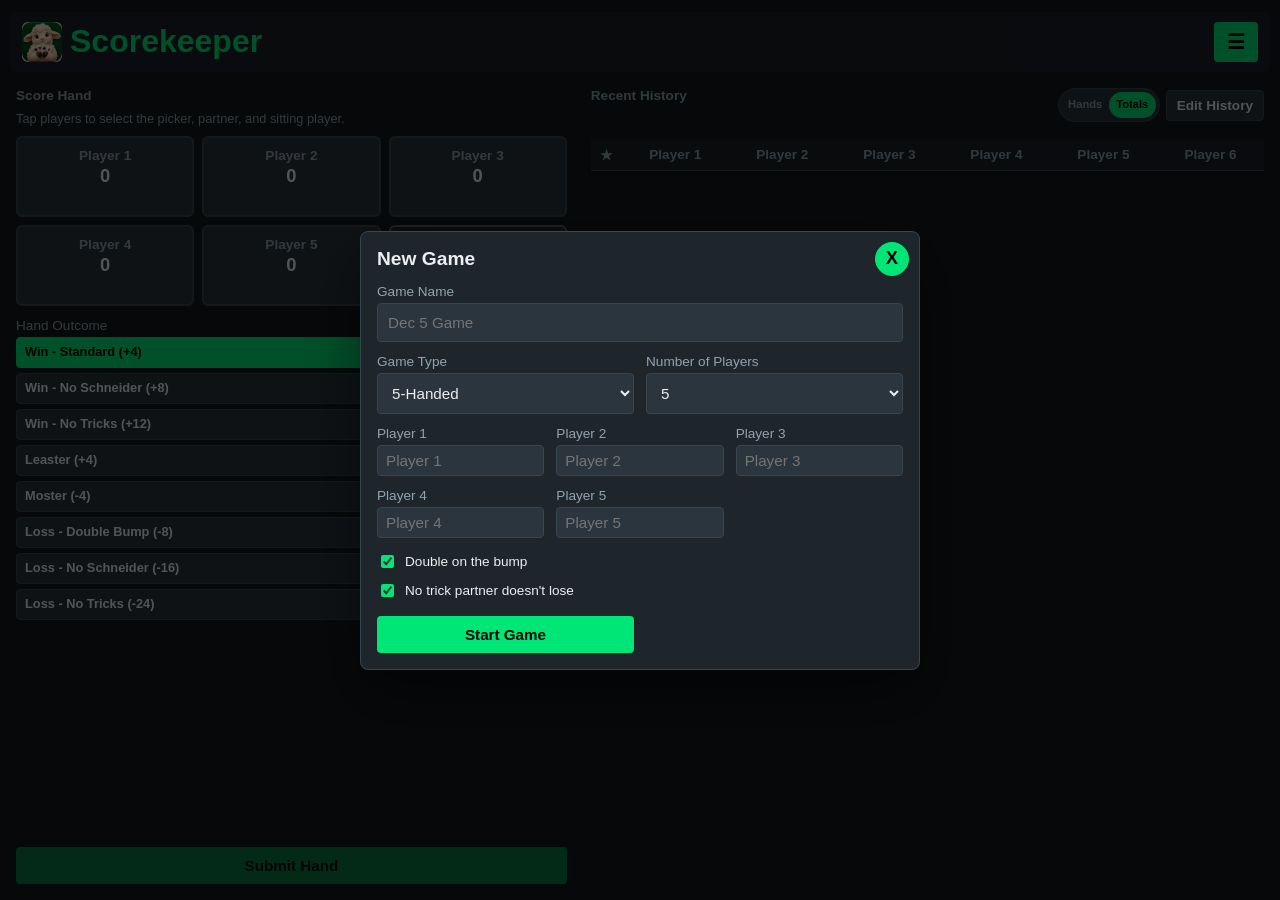
<file: index.html>
<!DOCTYPE html>
<html lang="en">
<head>
  <meta charset="UTF-8" />
  <meta name="viewport" content="width=device-width, initial-scale=1.0"/>
  <meta name="theme-color" content="#00e676" />
  <meta name="theme-color" content="#00e676" media="(prefers-color-scheme: dark)" />
  <meta name="theme-color" content="#00894a" media="(prefers-color-scheme: light)" />
  <meta name="mobile-web-app-capable" content="yes" />
  <meta name="apple-mobile-web-app-capable" content="yes" />
  <meta name="apple-mobile-web-app-title" content="Sheepshead" />
  <meta name="apple-mobile-web-app-status-bar-style" content="black-translucent" />
  <link rel="manifest" href="/SheepsheadScoringApp/manifest.webmanifest" />
  <link rel="apple-touch-icon" href="/SheepsheadScoringApp/icons/icon-192.png" />
  <title>Sheepshead Scorekeeper</title>
  <link rel="stylesheet" href="styles.css">
</head>
<body>

<div class="container app-view" id="mainView">
  <div class="app-header">
    <h1><img class="title-icon" src="icons/icon-192.png" alt="Sheepshead" />Scorekeeper</h1>
    <div class="tablet-active-game-info" id="tabletActiveGameInfo"></div>
    <div class="menu-wrapper">
      <button class="menu-button" type="button" onclick="toggleMenu()" aria-label="Menu" aria-controls="appMenu" aria-expanded="false">☰</button>
      <div class="menu-panel" id="appMenu" hidden>
        <button class="menu-item" type="button" onclick="openGamesModal()">Games</button>
        <button class="menu-item" type="button" onclick="openSettingsModal()">Game Settings</button>
        <button class="menu-item" type="button" onclick="openUndoModal()">Undo Last Hand</button>
        <button class="menu-item" type="button" onclick="openDoublersModal()">Round of Doublers</button>
        <button class="menu-item" type="button" onclick="openPreferencesModal()">Preferences</button>
        <button class="menu-item" type="button" onclick="openAboutModal()">About</button>
      </div>
    </div>
  </div>
  <div class="active-game-name" id="activeGameName"></div>

  <!-- Current Hand Card -->
  <div class="card game-section">
    <div class="history-header score-hand-header">
      <div class="history-title">
        <label style="margin-bottom: 0; font-weight: bold;">Score Hand</label>
      </div>
    </div>
    <div class="instruction-text" id="roleInstruction">
      Tap player cards to assign roles.
    </div>
    <div class="doubler-status" id="doublerStatus" aria-live="polite" hidden></div>
    <div class="totals-grid" id="totalsGrid"></div>
    <div class="scoring-controls-layout">
      <div class="grid hand-controls">
        <div>
          <label>Hand Outcome</label>
          <select id="outcomeSelect" onchange="handleOutcomeChange()">
            <option class="outcome-option-win" value="win">Win - Standard (+2 / +1)</option>
            <option class="outcome-option-win" value="schneider">Win - No Schneider (+4 / +2)</option>
            <option class="outcome-option-win" value="schwarz">Win - No Tricks (+6 / +3)</option>
            <option class="outcome-option-special" value="leaster">Leaster</option>
            <option class="outcome-option-special" value="moster">Moster</option>
            <option class="outcome-option-loss" value="loss">Loss - Double Bump (-4 / -2)</option>
            <option class="outcome-option-loss" value="schneider-loss">Loss - No Schneider (-8 / -4)</option>
            <option class="outcome-option-loss" value="schwarz-loss">Loss - No Tricks (-12 / -6)</option>
          </select>
        </div>
        <div>
          <label>Multiplier</label>
          <select id="multiplierSelect" onchange="handleMultiplierChange()">
            <option value="1">1x</option>
            <option value="2">2x</option>
            <option value="4">4x</option>
            <option value="8">8x</option>
            <option value="16">16x</option>
            <option value="32">32x</option>
            <option value="64">64x</option>
          </select>
        </div>
      </div>
      <div class="tablet-hand-controls" aria-label="Hand controls">
        <div class="tablet-hand-control-group">
          <label>Hand Outcome</label>
          <div class="tablet-segmented-options" id="tabletOutcomeSegments" role="group" aria-label="Hand Outcome"></div>
        </div>
        <div class="tablet-hand-control-group tablet-multiplier-control">
          <div class="tablet-multiplier-options">
            <label>Multiplier</label>
            <div class="tablet-segmented-options" id="tabletMultiplierSegments" role="group" aria-label="Multiplier"></div>
          </div>
          <button class="submit-hand-button" id="submitHandButton" onclick="submitPresetHand()" disabled>Submit Hand</button>
        </div>
      </div>
    </div>
  </div>

  <!-- Recent History Table -->
  <div class="card history-section">
    <div class="history-header">
      <div class="history-title">
        <label style="margin-bottom: 0; font-weight: bold;">Recent History</label>
      </div>
      <div class="history-header-actions">
        <button
          class="btn-secondary recent-history-mode-toggle is-totals"
          id="recentHistoryScoreModeButton"
          type="button"
          onclick="toggleRecentHistoryScoreMode()"
          aria-pressed="true"
          aria-label="Recent History showing totals. Switch to hands"
        ><span class="recent-history-mode-label recent-history-mode-hands">Hands</span><span class="recent-history-mode-label recent-history-mode-totals">Totals</span></button>
        <button class="btn-secondary compact-link-button" type="button" onclick="openFullHistoryView()">Edit History</button>
      </div>
    </div>
    <div class="table-wrapper recent-history-table-wrapper">
      <table>
        <thead>
          <tr id="recentTableHeader"></tr>
        </thead>
        <tbody id="recentTableBody"></tbody>
      </table>
    </div>
  </div>
</div>

<div class="container app-view full-history-view" id="fullHistoryView" hidden>
  <div class="full-history-topbar">
    <button class="full-history-close-button" type="button" onclick="closeFullHistoryView()" aria-label="Close">X</button>
    <div class="history-title">
      <label style="margin-bottom: 0; font-weight: bold;">Hand History</label>
      <div class="instruction-text history-helper">Tap a hand number to edit the result.</div>
    </div>
    <div class="history-actions">
      <button class="btn-secondary history-toggle-button" type="button" onclick="toggleHistoryScoreMode()" id="historyScoreModeButton">Show Totals</button>
      <button class="btn-secondary history-toggle-button" type="button" onclick="toggleHistoryOrder()" id="historyOrderButton">Newest First</button>
    </div>
  </div>
  <div class="table-wrapper full-history-table-wrapper">
    <table>
      <thead>
        <tr id="fullTableHeader"></tr>
      </thead>
      <tbody id="fullTableBody"></tbody>
    </table>
  </div>
</div>

<div class="modal-backdrop" id="settingsModal" data-dismiss-on-backdrop hidden>
  <form class="modal" onsubmit="saveModal(event)">
    <h2 id="modalTitle">New Game</h2>
    <button class="modal-close-button" type="button" onclick="closeModal()" aria-label="Close">X</button>
    <div class="modal-game-name-field">
      <label id="modalGameNameLabel">Game Name</label>
      <input id="modalGameName" type="text" />
    </div>
    <div id="modalGameTypeField">
      <div class="grid">
        <div>
          <label>Game Type</label>
          <select id="modalHanded" onchange="handleModalGameTypeChange()">
            <option value="three">3-Handed</option>
            <option value="cut-throat">4-Handed Cut Throat</option>
            <option value="partners">4-Handed Partners</option>
            <option value="five">5-Handed</option>
          </select>
        </div>
        <div>
          <label>Number of Players</label>
          <select id="modalPlayerCount" onchange="handleModalPlayerCountChange()"></select>
        </div>
      </div>
    </div>
    <div class="modal-help-text" id="playerReorderHelp" hidden>Drag and drop players to arrange the seating order</div>
    <div class="modal-player-list" id="modalPlayerNameInputs"></div>
    <button class="btn-secondary add-player-button" id="addPlayerButton" type="button" onclick="addModalPlayer()" hidden>+ Add Player</button>
    <div class="modal-rule-settings" id="modalRuleSettings" hidden>
      <label class="sit-checkbox-label" id="doubleOnBumpSetting">
        <input id="doubleOnBumpCheckbox" type="checkbox" />
        Double on the bump
      </label>
      <label class="sit-checkbox-label" id="noTrickPartnerSetting">
        <input id="noTrickPartnerCheckbox" type="checkbox" />
        No trick partner doesn't lose
      </label>
    </div>
    <div class="modal-actions" id="modalActions">
      <button class="btn-secondary" id="modalCancelButton" type="button" onclick="closeModal()">Cancel</button>
      <button type="submit" id="modalSubmitButton">Save</button>
    </div>
  </form>
</div>

<div class="modal-backdrop" id="gamesModal" data-dismiss-on-backdrop hidden>
  <div class="modal">
    <h2>Games</h2>
    <button class="modal-close-button" type="button" onclick="closeGamesModal()" aria-label="Close">X</button>
    <div class="games-list" id="gamesList"></div>
    <div class="modal-actions single-action">
      <button type="button" onclick="openNewGameFromGames()">+ New Game</button>
    </div>
  </div>
</div>

<div class="modal-backdrop" id="doublersModal" data-dismiss-on-backdrop hidden>
  <form class="modal" onsubmit="submitDoublerRound(event)">
    <h2>Round of Doublers</h2>
    <button class="modal-close-button" type="button" onclick="closeDoublersModal()" aria-label="Close">X</button>
    <div class="doubler-summary" id="doublerSummary" hidden>
      <strong id="doublerSummaryCurrent"></strong>
      <span id="doublerSummaryUpcoming"></span>
    </div>
    <div class="doubler-section-divider" id="doublerEndDivider" hidden></div>
    <div class="doubler-current-actions" id="doublerCurrentActions" hidden>
      <button class="btn-danger" id="endDoublerRoundButton" type="button" onclick="openEndDoublerRoundModal()">End Doublers</button>
    </div>
    <div class="doubler-section-divider" id="doublerSectionDivider" hidden></div>
    <div class="doubler-start-section" id="doublerStartSection">
      <label class="edit-section-label" id="doublerStartHeading" hidden>Start another round</label>
      <div class="doubler-control-grid">
        <div class="doubler-count-field">
          <label for="doublerHandCount">Number of hands:</label>
          <input id="doublerHandCount" type="number" min="1" step="1" required inputmode="numeric" oninput="this.setCustomValidity('')" />
        </div>
        <div class="doubler-when-field" id="doublerStartModeField" hidden>
          <label>Where to add:</label>
          <div class="preference-segmented-control" role="group" aria-label="Where to add the round">
            <button class="preference-segment" type="button" data-doubler-start-mode="now" onclick="setDoublerStartMode('now')" aria-pressed="true">Now</button>
            <button class="preference-segment" type="button" data-doubler-start-mode="end" onclick="setDoublerStartMode('end')" aria-pressed="false">End</button>
          </div>
        </div>
      </div>
      <div class="modal-actions single-action doubler-start-actions">
        <button type="submit" id="startDoublerRoundButton">Start</button>
      </div>
    </div>
  </form>
</div>

<div class="modal-backdrop" id="endDoublerRoundModal" data-dismiss-on-backdrop hidden>
  <div class="modal">
    <h2>End Doublers?</h2>
    <button class="modal-close-button" type="button" onclick="closeEndDoublerRoundModal()" aria-label="Close">X</button>
    <div class="about-content"><p>Clear all upcoming doubler hands? Recorded hands will not change.</p></div>
    <div class="modal-actions single-action">
      <button class="btn-danger" type="button" onclick="confirmEndDoublerRound()">End Doublers</button>
    </div>
  </div>
</div>

<div class="modal-backdrop" id="deleteGameModal" hidden>
  <div class="modal">
    <h2>Delete Game</h2>
    <div class="about-content">
      <p id="deleteGameMessage">Delete this game?</p>
    </div>
    <div class="modal-actions">
      <button class="btn-secondary" type="button" onclick="closeDeleteGameModal()">Cancel</button>
      <button class="btn-danger" type="button" onclick="confirmDeleteGame()">Delete</button>
    </div>
  </div>
</div>

<div class="modal-backdrop" id="preferencesModal" data-dismiss-on-backdrop hidden>
  <div class="modal">
    <h2>Preferences</h2>
    <button class="modal-close-button" type="button" onclick="closePreferencesModal()" aria-label="Close">X</button>
    <label class="preference-primary-label">Theme</label>
    <label class="theme-toggle-label">
      <span id="themeToggleText">Dark mode</span>
      <span class="theme-switch">
        <input id="themeToggle" type="checkbox" onchange="toggleTheme(this.checked)" />
        <span class="theme-switch-slider"></span>
      </span>
    </label>
    <label class="preference-primary-label">Hand History Position</label>
    <label class="edit-section-label">Portrait Layout</label>
    <div class="preference-segmented-control" role="group" aria-label="Hand History Position">
      <button class="preference-segment" type="button" data-history-position="auto" onclick="setHistoryPosition('auto')">Auto</button>
      <button class="preference-segment" type="button" data-history-position="top" onclick="setHistoryPosition('top')">Top</button>
      <button class="preference-segment" type="button" data-history-position="bottom" onclick="setHistoryPosition('bottom')">Bottom</button>
    </div>
    <label class="edit-section-label">Landscape Layout</label>
    <div class="preference-segmented-control" role="group" aria-label="Tablet Landscape History Position">
      <button class="preference-segment" type="button" data-tablet-history-position="auto" onclick="setTabletLandscapeHistoryPosition('auto')">Auto</button>
      <button class="preference-segment" type="button" data-tablet-history-position="left" onclick="setTabletLandscapeHistoryPosition('left')">Left</button>
      <button class="preference-segment" type="button" data-tablet-history-position="right" onclick="setTabletLandscapeHistoryPosition('right')">Right</button>
    </div>
    <label class="preference-primary-label">Hand History Order</label>
    <label class="theme-toggle-label">
      <span id="recentHistoryOrderText">Newest at bottom</span>
      <span class="theme-switch">
        <input id="recentHistoryOrderToggle" type="checkbox" onchange="toggleRecentHistoryOrder(this.checked)" />
        <span class="theme-switch-slider"></span>
      </span>
    </label>
  </div>
</div>

<div class="modal-backdrop" id="aboutModal" data-dismiss-on-backdrop hidden>
  <div class="modal">
    <h2>About</h2>
    <button class="modal-close-button" type="button" onclick="closeAboutModal()" aria-label="Close">X</button>
    <div class="about-content">
      <p><strong>Sheepshead Scorekeeper</strong></p>
      <p>Version <span id="appVersion"></span></p>
      <p>A local-first scorekeeper for 3-, 4-, and 5-handed Sheepshead games.</p>
      <p>Scores, player names, settings, and theme preference are saved on this device in this browser.</p>
      <p>The app can be installed and used offline after it has loaded once while online.</p>
    </div>
  </div>
</div>

<div class="modal-backdrop" id="undoModal" data-dismiss-on-backdrop hidden>
  <div class="modal">
    <h2>Undo Last Hand</h2>
    <button class="modal-close-button" type="button" onclick="closeUndoModal()" aria-label="Close">X</button>
    <div class="about-content">
      <p id="undoModalMessage">Remove the most recent hand from the history?</p>
    </div>
    <div class="modal-actions single-action" id="undoModalActions">
      <button class="btn-danger" id="undoConfirmButton" type="button" onclick="confirmUndoLastHand()">Undo</button>
    </div>
  </div>
</div>
</div>

<div class="modal-backdrop" id="editHandModal" hidden>
  <form class="modal" onsubmit="saveEditedHand(event)">
    <h2 id="editHandTitle">Edit Hand</h2>
    <label class="edit-section-label">Players</label>
    <div class="totals-grid" id="editHandPlayersGrid"></div>
    <label class="edit-section-label">Hand Outcome</label>
    <select id="editOutcomeSelect" onchange="handleEditOutcomeChange()"></select>
    <label class="edit-section-label">Multiplier</label>
    <select id="editMultiplierSelect">
      <option value="1">1x</option>
      <option value="2">2x</option>
      <option value="4">4x</option>
      <option value="8">8x</option>
      <option value="16">16x</option>
      <option value="32">32x</option>
      <option value="64">64x</option>
    </select>
    <div class="modal-actions">
      <button class="btn-secondary" type="button" onclick="closeEditHandModal()">Cancel</button>
      <button type="submit" id="saveEditHandButton">Save Changes</button>
    </div>
  </form>
</div>

<div class="modal-backdrop" id="compatibilityModal" hidden>
  <div class="modal">
    <h2>Storage Updated</h2>
    <div class="about-content">
      <p>This update changes how saved games are stored. Existing game data from the previous version cannot be used and has been cleared.</p>
    </div>
    <div class="modal-actions single-action">
      <button type="button" onclick="startAfterCompatibilityReset()">Start New Game</button>
    </div>
  </div>
</div>

<div class="modal-backdrop" id="saveErrorModal" hidden>
  <div class="modal">
    <h2>Save Failed</h2>
    <div class="about-content">
      <p id="saveErrorMessage">Unable to save changes in this browser.</p>
    </div>
    <div class="modal-actions single-action">
      <button type="button" onclick="closeSaveErrorModal()">OK</button>
    </div>
  </div>
</div>

<script src="version.js"></script>
<script src="app.js"></script>
</body>
</html>
</file>
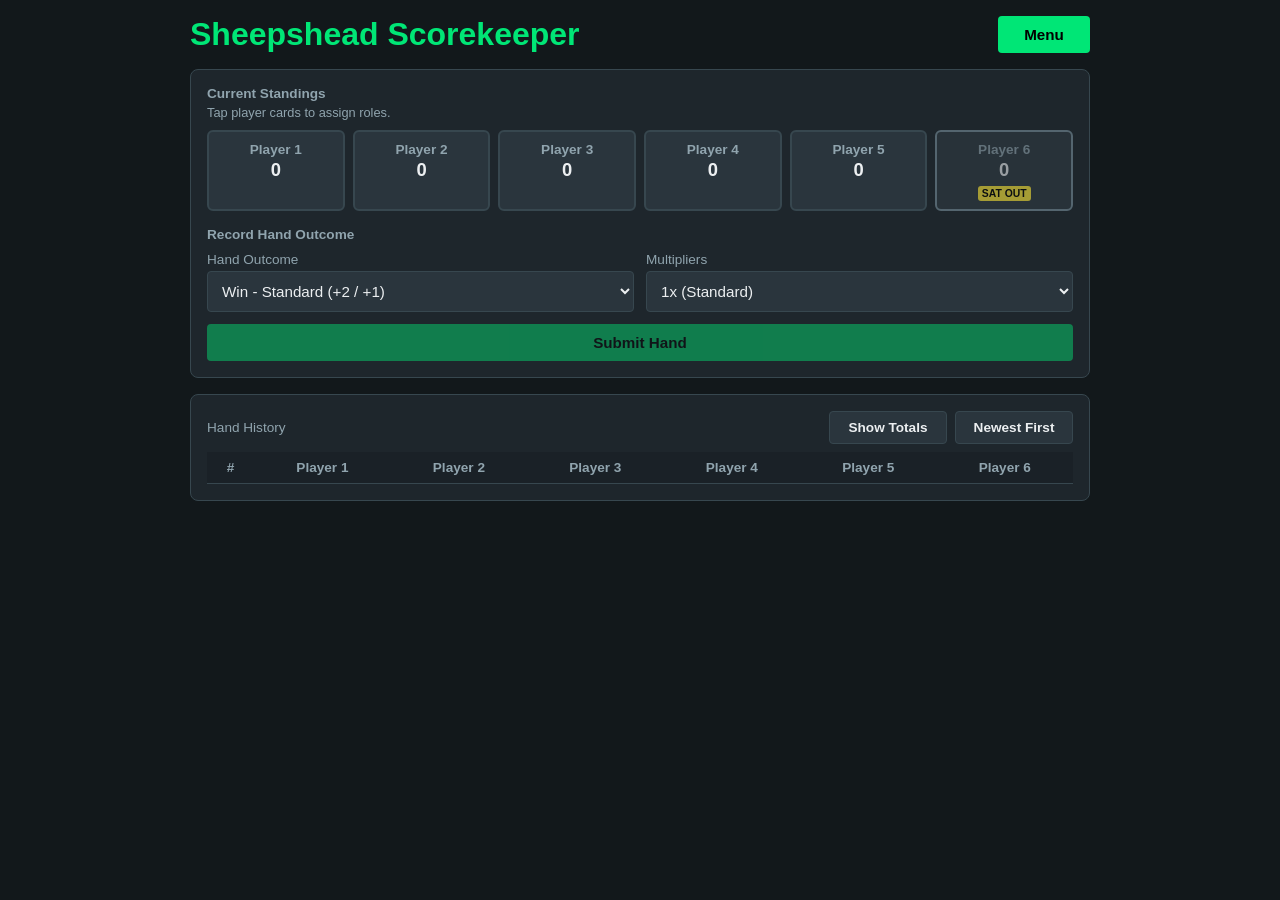
<file: sheepsheadScoringApp.html>
<!DOCTYPE html>
<html lang="en">
<head>
  <meta charset="UTF-8" />
  <meta name="viewport" content="width=device-width, initial-scale=1.0"/>
  <title>Sheepshead Scorekeeper</title>
  <style>
    :root {
      --bg: #12181b;
      --card-bg: #1e262c;
      --accent: #00e676;
      --partner-color: #29b6f6;
      --sit-color: #78909c;
      --danger: #ff5252;
      --text: #eceff1;
      --subtext: #90a4ae;
      --border: #37474f;
      --header-bg: #1a2127;
      --field-bg: #2a353d;
      --modal-backdrop: rgba(0, 0, 0, 0.65);
      --shadow: rgba(0, 0, 0, 0.35);
      --modal-shadow: rgba(0, 0, 0, 0.45);
      --button-text: #000;
    }
    :root[data-theme="light"] {
      --bg: #f4f7f6;
      --card-bg: #ffffff;
      --accent: #00894a;
      --partner-color: #0277bd;
      --sit-color: #78909c;
      --danger: #d32f2f;
      --text: #1b2428;
      --subtext: #546e7a;
      --border: #cfd8dc;
      --header-bg: #e8f0ee;
      --field-bg: #ffffff;
      --modal-backdrop: rgba(18, 24, 27, 0.35);
      --shadow: rgba(38, 50, 56, 0.18);
      --modal-shadow: rgba(38, 50, 56, 0.28);
      --button-text: #fff;
    }
    body {
      font-family: -apple-system, BlinkMacSystemFont, "Segoe UI", Roboto, Helvetica, Arial, sans-serif;
      background: var(--bg);
      color: var(--text);
      margin: 0;
      padding: 16px;
      display: flex;
      flex-direction: column;
      align-items: center;
    }
    .container {
      width: 100%;
      max-width: 900px;
    }
    .app-header {
      display: flex;
      align-items: center;
      justify-content: space-between;
      gap: 12px;
      margin-bottom: 16px;
      position: relative;
    }
    h1 {
      margin: 0;
      color: var(--accent);
    }
    .menu-wrapper {
      position: relative;
      flex: 0 0 auto;
    }
    .menu-button {
      width: auto;
      min-width: 92px;
      margin-top: 0;
    }
    .menu-panel {
      position: absolute;
      right: 0;
      top: calc(100% + 8px);
      z-index: 20;
      width: 190px;
      background: var(--card-bg);
      border: 1px solid var(--border);
      border-radius: 8px;
      overflow: hidden;
      box-shadow: 0 12px 30px var(--shadow);
    }
    .menu-panel[hidden] {
      display: none;
    }
    .menu-item {
      margin: 0;
      border-radius: 0;
      background: var(--header-bg);
      color: var(--text);
      text-align: left;
      border-bottom: 1px solid var(--border);
    }
    .menu-item:last-child {
      border-bottom: none;
    }
    .menu-item:hover {
      background: var(--field-bg);
    }
    .card {
      background: var(--card-bg);
      border: 1px solid var(--border);
      border-radius: 8px;
      padding: 16px;
      margin-bottom: 16px;
    }
    .grid {
      display: grid;
      grid-template-columns: repeat(auto-fit, minmax(130px, 1fr));
      gap: 12px;
    }
    label {
      display: block;
      font-size: 0.85rem;
      color: var(--subtext);
      margin-bottom: 4px;
    }
    input, select, button {
      width: 100%;
      padding: 10px;
      background: var(--field-bg);
      border: 1px solid var(--border);
      border-radius: 4px;
      color: var(--text);
      font-size: 0.95rem;
      box-sizing: border-box;
    }
    input[type="checkbox"] {
      width: auto;
      padding: 0;
      accent-color: var(--accent);
    }
    button {
      background: var(--accent);
      color: var(--button-text);
      font-weight: bold;
      cursor: pointer;
      border: none;
      margin-top: 12px;
      border-radius: 4px;
      transition: opacity 0.2s;
    }
    button:hover {
      opacity: 0.9;
    }
    button:disabled {
      cursor: not-allowed;
      opacity: 0.45;
    }
    button.btn-danger {
      background: var(--danger);
      color: #fff;
    }
    button.btn-secondary {
      background: var(--field-bg);
      color: var(--text);
      border: 1px solid var(--border);
    }

    .modal-backdrop {
      position: fixed;
      inset: 0;
      z-index: 30;
      display: flex;
      align-items: center;
      justify-content: center;
      padding: 16px;
      background: var(--modal-backdrop);
    }
    .modal-backdrop[hidden] {
      display: none;
    }
    .modal {
      width: min(100%, 560px);
      max-height: calc(100vh - 32px);
      overflow-y: auto;
      background: var(--card-bg);
      border: 1px solid var(--border);
      border-radius: 8px;
      padding: 16px;
      box-sizing: border-box;
      box-shadow: 0 24px 60px var(--modal-shadow);
    }
    .modal h2 {
      margin: 0 0 14px;
      color: var(--text);
      font-size: 1.2rem;
    }
    .modal-actions {
      display: grid;
      grid-template-columns: 1fr 1fr;
      gap: 12px;
      margin-top: 16px;
    }
    .modal-actions button {
      margin-top: 0;
    }
    .modal-actions.single-action {
      grid-template-columns: 1fr;
    }
    .modal-player-row {
      display: grid;
      gap: 8px;
    }
    .sit-checkbox-label {
      display: flex;
      align-items: center;
      gap: 8px;
      margin-bottom: 0;
      color: var(--text);
      cursor: pointer;
    }
    .sit-checkbox-label.disabled {
      color: var(--subtext);
      cursor: not-allowed;
      opacity: 0.6;
    }
    .theme-toggle-label {
      display: flex;
      align-items: center;
      justify-content: space-between;
      gap: 16px;
      margin-bottom: 0;
      color: var(--text);
    }
    .theme-switch {
      position: relative;
      width: 54px;
      height: 30px;
      flex: 0 0 auto;
    }
    .theme-switch input {
      opacity: 0;
      width: 0;
      height: 0;
    }
    .theme-switch-slider {
      position: absolute;
      inset: 0;
      cursor: pointer;
      background: var(--field-bg);
      border: 1px solid var(--border);
      border-radius: 999px;
      transition: background 0.2s, border-color 0.2s;
    }
    .theme-switch-slider::before {
      content: "";
      position: absolute;
      width: 22px;
      height: 22px;
      left: 3px;
      top: 3px;
      background: var(--accent);
      border-radius: 50%;
      transition: transform 0.2s;
    }
    .theme-switch input:checked + .theme-switch-slider::before {
      transform: translateX(24px);
    }

    /* Standings Grid */
    .totals-grid {
      display: grid;
      grid-template-columns: repeat(3, 1fr);
      gap: 8px;
      text-align: center;
    }
    @media (min-width: 700px) {
      .totals-grid {
        grid-template-columns: repeat(var(--player-count, 6), minmax(0, 1fr));
      }
    }
    .total-card {
      background: var(--field-bg);
      padding: 10px 4px;
      border-radius: 6px;
      border: 2px solid var(--border);
      cursor: pointer;
      user-select: none;
      transition: all 0.2s ease;
      position: relative;
      display: grid;
      grid-template-rows: auto auto 18px;
      align-items: center;
    }
    .total-card:hover {
      border-color: #546e7a;
    }
    .total-card.picker {
      border-color: var(--accent) !important;
      background: rgba(0, 230, 118, 0.15);
    }
    .total-card.partner {
      border-color: var(--partner-color) !important;
      background: rgba(41, 182, 246, 0.15);
    }
    .total-card.sat {
      border-color: var(--sit-color) !important;
      background: rgba(120, 144, 156, 0.2);
      opacity: 0.6;
    }
    .role-badge {
      font-size: 0.65rem;
      font-weight: bold;
      text-transform: uppercase;
      padding: 2px 4px;
      border-radius: 3px;
      display: inline-block;
    }
    .role-badge-slot {
      min-height: 18px;
      margin-top: 4px;
    }
    .badge-picker { background: var(--accent); color: #000; }
    .badge-partner { background: var(--partner-color); color: #000; }
    .badge-sat { background: #ffeb3b; color: #000; }
    .badge-sitting { background: #ff9800; color: #000; }

    .total-name {
      font-size: 0.85rem;
      font-weight: 600;
      color: var(--subtext);
      white-space: nowrap;
      overflow: hidden;
      text-overflow: ellipsis;
    }
    .total-score {
      font-size: 1.15rem;
      font-weight: bold;
      margin-top: 2px;
    }
    .pos { color: var(--accent); }
    .neg { color: var(--danger); }

    /* Score Table */
    .table-wrapper {
      overflow-x: auto;
    }
    table {
      width: 100%;
      border-collapse: collapse;
      text-align: center;
    }
    th, td {
      padding: 8px;
      border-bottom: 1px solid var(--border);
    }
    td.history-picker-cell,
    td.history-partner-cell {
      position: relative;
      font-weight: bold;
    }
    td.history-picker-cell::after,
    td.history-partner-cell::after {
      content: "";
      position: absolute;
      inset: 4px;
      pointer-events: none;
    }
    td.history-picker-cell::after {
      border: 2px solid var(--accent);
      border-radius: 999px;
    }
    td.history-partner-cell::after {
      border: 2px solid var(--partner-color);
      border-radius: 4px;
    }
    th {
      color: var(--subtext);
      font-size: 0.85rem;
      background: var(--header-bg);
    }
    .instruction-text {
      font-size: 0.8rem;
      color: var(--subtext);
      margin-bottom: 10px;
    }
    .history-header {
      display: flex;
      align-items: center;
      justify-content: space-between;
      gap: 12px;
      margin-bottom: 8px;
    }
    .history-actions {
      display: flex;
      gap: 8px;
      flex-wrap: wrap;
      justify-content: flex-end;
    }
    .history-toggle-button {
      width: auto;
      min-width: 118px;
      margin-top: 0;
      padding: 8px 10px;
      font-size: 0.85rem;
    }
  </style>
</head>
<body>

<div class="container">
  <div class="app-header">
    <h1>Sheepshead Scorekeeper</h1>
    <div class="menu-wrapper">
      <button class="menu-button" type="button" onclick="toggleMenu()">Menu</button>
      <div class="menu-panel" id="appMenu" hidden>
        <button class="menu-item" type="button" onclick="openNewGameModal()">New Game</button>
        <button class="menu-item" type="button" onclick="openSettingsModal()">Game Settings</button>
        <button class="menu-item" type="button" onclick="openThemeModal()">Theme</button>
      </div>
    </div>
  </div>

  <!-- Current Hand Card -->
  <div class="card">
    <label style="font-weight: bold;">Current Standings</label>
    <div class="instruction-text" id="roleInstruction">
      Tap player cards to assign roles.
    </div>
    <div class="totals-grid" id="totalsGrid"></div>
    <label style="margin: 16px 0 10px; font-weight: bold;">Record Hand Outcome</label>
    <div class="grid">
      <div>
        <label>Hand Outcome</label>
        <select id="outcomeSelect">
          <option value="win">Win - Standard (+2 / +1)</option>
          <option value="schneider">Win - Schneider (+4 / +2)</option>
          <option value="schwarz">Win - No Tricks / Schwarz (+6 / +3)</option>
          <option value="loss">Loss - Double Bump (-4 / -2)</option>
          <option value="schneider-loss">Loss - Schneidered (-8 / -4)</option>
          <option value="schwarz-loss">Loss - No Tricks Taken (-12 / -6)</option>
        </select>
      </div>
      <div>
        <label>Multipliers</label>
        <select id="multiplierSelect">
          <option value="1">1x (Standard)</option>
          <option value="2">2x (Crack / Doubler)</option>
          <option value="4">4x (Re-Crack / Blitz)</option>
        </select>
      </div>
    </div>
    <button id="submitHandButton" onclick="submitPresetHand()" disabled>Submit Hand</button>
  </div>

  <!-- Score History Table -->
  <div class="card">
    <div class="history-header">
      <label style="margin-bottom: 0;">Hand History</label>
      <div class="history-actions">
        <button class="btn-secondary history-toggle-button" type="button" onclick="toggleHistoryScoreMode()" id="historyScoreModeButton">Show Totals</button>
        <button class="btn-secondary history-toggle-button" type="button" onclick="toggleHistoryOrder()" id="historyOrderButton">Newest First</button>
      </div>
    </div>
    <div class="table-wrapper">
      <table>
        <thead>
          <tr id="tableHeader"></tr>
        </thead>
        <tbody id="tableBody"></tbody>
      </table>
    </div>
  </div>
</div>

<div class="modal-backdrop" id="settingsModal" hidden>
  <form class="modal" onsubmit="saveModal(event)">
    <h2 id="modalTitle">New Game</h2>
    <div id="modalGameTypeField">
      <label>Game Mode</label>
      <select id="modalGameType" onchange="handleModalGameTypeChange()">
        <option value="3-3">3 handed - 3 players</option>
        <option value="3-4">3 handed - 4 players</option>
        <option value="5">5 Handed - 5 players</option>
        <option value="6">5 Handed - 6 players</option>
        <option value="7">5 Handed - 7 players</option>
      </select>
    </div>
    <div class="grid" style="margin-top: 12px;" id="modalPlayerNameInputs"></div>
    <div class="modal-actions">
      <button class="btn-secondary" type="button" onclick="closeModal()">Cancel</button>
      <button type="submit" id="modalSubmitButton">Save</button>
    </div>
  </form>
</div>

<div class="modal-backdrop" id="themeModal" hidden>
  <div class="modal">
    <h2>Theme</h2>
    <label class="theme-toggle-label">
      <span id="themeToggleText">Dark mode</span>
      <span class="theme-switch">
        <input id="themeToggle" type="checkbox" onchange="toggleTheme(this.checked)" />
        <span class="theme-switch-slider"></span>
      </span>
    </label>
    <div class="modal-actions single-action">
      <button type="button" onclick="closeThemeModal()">Done</button>
    </div>
  </div>
</div>

<script>
  const STORAGE_KEY = "sheepshead_scorekeeper_data";
  const MAX_PLAYERS = 7;

  let state = {
    handed: 5,
    gameType: 6,
    players: ["", "", "", "", "", "", ""],
    roles: { picker: null, partner: null, sat: null },
    fixedSats: [],
    historyNewestFirst: false,
    historyShowTotals: false,
    theme: "dark",
    history: []
  };
  let modalMode = null;

  function loadState() {
    const saved = localStorage.getItem(STORAGE_KEY);
    if (saved) {
      try {
        const parsed = JSON.parse(saved);
        state = { ...state, ...parsed };
      } catch (e) {
        console.error("Could not parse saved game state", e);
      }
    }
    state.handed = [3, 5].includes(parseInt(state.handed)) ? parseInt(state.handed) : 5;
    state.gameType = [3, 4, 5, 6, 7].includes(parseInt(state.gameType)) ? parseInt(state.gameType) : 6;
    state.theme = state.theme === "light" ? "light" : "dark";
    if (state.gameType < state.handed || state.gameType > state.handed + 2) {
      state.handed = state.gameType <= 4 ? 3 : 5;
    }
    state.players = Array.isArray(state.players) ? state.players : emptyPlayers();
    while (state.players.length < MAX_PLAYERS) {
      state.players.push("");
    }
    if (!state.roles) {
      state.roles = { picker: null, partner: null, sat: null };
    }
    state.fixedSats = fixedSatIndexes();

    normalizeSatRoles();
    applyTheme();
  }

  function saveState() {
    localStorage.setItem(STORAGE_KEY, JSON.stringify(state));
  }

  function initGame() {
    loadState();
    updateStandings();
  }

  function toggleMenu() {
    const menu = document.getElementById("appMenu");
    menu.hidden = !menu.hidden;
  }

  function closeMenu() {
    document.getElementById("appMenu").hidden = true;
  }

  function currentGameModeValue() {
    return state.handed === 3 ? `3-${state.gameType}` : String(state.gameType);
  }

  function parseGameModeValue(value) {
    if (value.includes("-")) {
      const parts = value.split("-").map(part => parseInt(part));
      return { handed: parts[0], gameType: parts[1] };
    }

    return { handed: 5, gameType: parseInt(value) };
  }

  function openNewGameModal() {
    modalMode = "new";
    closeMenu();
    document.getElementById("modalTitle").textContent = "New Game";
    document.getElementById("modalSubmitButton").textContent = "Start Game";
    document.getElementById("modalGameTypeField").hidden = false;
    document.getElementById("modalGameType").value = currentGameModeValue();
    renderModalPlayerInputs(state.gameType, emptyPlayers());
    document.getElementById("settingsModal").hidden = false;
  }

  function openSettingsModal() {
    modalMode = "settings";
    closeMenu();
    document.getElementById("modalTitle").textContent = "Modify Settings";
    document.getElementById("modalSubmitButton").textContent = "Save";
    document.getElementById("modalGameTypeField").hidden = true;
    renderModalPlayerInputs(state.gameType, state.players);
    document.getElementById("settingsModal").hidden = false;
  }

  function openThemeModal() {
    closeMenu();
    updateThemeToggle();
    document.getElementById("themeModal").hidden = false;
  }

  function closeModal() {
    modalMode = null;
    document.getElementById("settingsModal").hidden = true;
  }

  function closeThemeModal() {
    document.getElementById("themeModal").hidden = true;
  }

  function applyTheme() {
    document.documentElement.dataset.theme = state.theme;
  }

  function updateThemeToggle() {
    document.getElementById("themeToggle").checked = state.theme === "light";
    document.getElementById("themeToggleText").textContent = state.theme === "light" ? "Light mode" : "Dark mode";
  }

  function toggleTheme(useLightTheme) {
    state.theme = useLightTheme ? "light" : "dark";
    applyTheme();
    updateThemeToggle();
    saveState();
  }

  function escapeAttribute(value) {
    return String(value || "")
      .replace(/&/g, "&amp;")
      .replace(/"/g, "&quot;")
      .replace(/</g, "&lt;")
      .replace(/>/g, "&gt;");
  }

  function emptyPlayers() {
    return new Array(MAX_PLAYERS).fill("");
  }

  function sittingPlayerCount() {
    return Math.max(0, state.gameType - state.handed);
  }

  function defaultSatIndexes(count = state.gameType, handed = state.handed) {
    const sittingCount = Math.max(0, count - handed);
    const start = count - sittingCount;
    return Array.from({ length: sittingCount }, (_, index) => start + index);
  }

  function satIndexes() {
    const rawSat = state.roles.sat;
    const values = Array.isArray(rawSat) ? rawSat : rawSat === null ? [] : [rawSat];
    return values
      .map(index => parseInt(index))
      .filter((index, arrayIndex, indexes) => (
        Number.isInteger(index) &&
        index >= 0 &&
        index < state.gameType &&
        indexes.indexOf(index) === arrayIndex
      ));
  }

  function fixedSatIndexes() {
    const values = Array.isArray(state.fixedSats) ? state.fixedSats : [];
    return values
      .map(index => parseInt(index))
      .filter((index, arrayIndex, indexes) => (
        Number.isInteger(index) &&
        index >= 0 &&
        index < state.gameType &&
        indexes.indexOf(index) === arrayIndex
      ))
      .slice(0, sittingPlayerCount());
  }

  function isFixedSat(index) {
    return fixedSatIndexes().includes(index);
  }

  function storeSatIndexes(indexes) {
    const sittingCount = sittingPlayerCount();
    const limited = indexes.slice(0, sittingCount);
    if (sittingCount === 0) {
      state.roles.sat = null;
    } else if (sittingCount === 1) {
      state.roles.sat = limited.length ? limited[0] : null;
    } else {
      state.roles.sat = limited;
    }
  }

  function isSatOut(index) {
    return satIndexes().includes(index);
  }

  function nextAvailableSatIndex(index, reserved) {
    let next = index;
    for (let step = 0; step < state.gameType; step++) {
      next = (next + 1) % state.gameType;
      if (!isFixedSat(next) && !reserved.includes(next)) {
        return next;
      }
    }
    return null;
  }

  function normalizeSatRoles() {
    const sittingCount = sittingPlayerCount();
    const fixed = fixedSatIndexes();
    state.fixedSats = fixed;
    if (fixed.includes(state.roles.picker)) {
      state.roles.picker = null;
    }
    if (fixed.includes(state.roles.partner)) {
      state.roles.partner = null;
    }
    if (state.handed === 3) {
      state.roles.partner = null;
    }

    if (sittingCount === 0) {
      storeSatIndexes([]);
      return;
    }

    const nextSats = fixed.slice();
    const currentFloatingSats = satIndexes().filter(index => !fixed.includes(index));

    for (let i = 0; i < currentFloatingSats.length && nextSats.length < sittingCount; i++) {
      const index = currentFloatingSats[i];
      if (!nextSats.includes(index)) {
        nextSats.push(index);
      }
    }

    const defaults = defaultSatIndexes().filter(index => !fixed.includes(index));
    for (let i = 0; i < defaults.length && nextSats.length < sittingCount; i++) {
      if (!nextSats.includes(defaults[i])) {
        nextSats.push(defaults[i]);
      }
    }

    for (let i = 0; i < state.gameType && nextSats.length < sittingCount; i++) {
      if (!fixed.includes(i) && !nextSats.includes(i)) {
        nextSats.push(i);
      }
    }

    storeSatIndexes(nextSats);
  }

  function resetRoles() {
    const count = state.gameType;
    const sittingCount = sittingPlayerCount();
    const fixed = fixedSatIndexes();
    let nextSats = fixed.slice();

    // If transitioning from previous round, rotate sitting player clockwise
    if (sittingCount > fixed.length) {
      const currentSats = satIndexes().filter(index => !fixed.includes(index));
      if (currentSats.length === sittingCount - fixed.length) {
        currentSats.forEach(index => {
          const next = nextAvailableSatIndex(index, nextSats);
          if (next !== null) {
            nextSats.push(next);
          }
        });
      }
    }

    state.roles = { picker: null, partner: null, sat: null };
    if (nextSats.length < sittingCount) {
      state.roles.sat = nextSats;
      normalizeSatRoles();
      return;
    }
    storeSatIndexes(nextSats);
  }

  function renderModalPlayerInputs(count, names) {
    const container = document.getElementById("modalPlayerNameInputs");
    container.innerHTML = "";
    const fixed = fixedSatIndexes();

    for (let i = 0; i < count; i++) {
      const div = document.createElement("div");
      div.className = "modal-player-row";
      const val = names[i] || "";
      div.innerHTML = `
        <label>Player ${i + 1}</label>
        <input 
          class="modal-player-name"
          type="text" 
          placeholder="Player ${i + 1}" 
          value="${escapeAttribute(val)}" 
        />
        ${modalMode === "settings" ? `
          <label class="sit-checkbox-label">
            <input 
              class="modal-fixed-sat"
              type="checkbox"
              value="${i}"
              onchange="updateModalSitCheckboxes()"
              ${fixed.includes(i) ? "checked" : ""}
            />
            Sit indefinitely
          </label>
        ` : ""}
      `;
      container.appendChild(div);
    }
    updateModalSitCheckboxes();
  }

  function getModalNames() {
    const names = emptyPlayers();
    document.querySelectorAll(".modal-player-name").forEach((input, index) => {
      names[index] = input.value;
    });
    return names;
  }

  function getModalFixedSats() {
    return Array.from(document.querySelectorAll(".modal-fixed-sat:checked"))
      .map(input => parseInt(input.value));
  }

  function updateModalSitCheckboxes() {
    const checkboxes = Array.from(document.querySelectorAll(".modal-fixed-sat"));
    const maxSitting = sittingPlayerCount();
    const checkedCount = checkboxes.filter(checkbox => checkbox.checked).length;

    checkboxes.forEach(checkbox => {
      checkbox.disabled = !checkbox.checked && checkedCount >= maxSitting;
      checkbox.closest(".sit-checkbox-label").classList.toggle("disabled", checkbox.disabled);
    });
  }

  function handleModalGameTypeChange() {
    const mode = parseGameModeValue(document.getElementById("modalGameType").value);
    renderModalPlayerInputs(mode.gameType, getModalNames());
  }

  function saveModal(event) {
    event.preventDefault();
    const names = getModalNames();

    if (modalMode === "new") {
      const mode = parseGameModeValue(document.getElementById("modalGameType").value);
      state.handed = mode.handed;
      state.gameType = mode.gameType;
      state.players = names;
      state.history = [];
      state.roles = { picker: null, partner: null, sat: null };
      state.fixedSats = [];
      storeSatIndexes(defaultSatIndexes());
    } else if (modalMode === "settings") {
      for (let i = 0; i < state.gameType; i++) {
        state.players[i] = names[i];
      }
      state.fixedSats = getModalFixedSats();
      if (isFixedSat(state.roles.picker)) {
        state.roles.picker = null;
      }
      if (isFixedSat(state.roles.partner)) {
        state.roles.partner = null;
      }
      normalizeSatRoles();
    }

    closeModal();
    saveState();
    updateStandings();
  }

  function isHandReadyToSubmit() {
    return state.roles.picker !== null && satIndexes().length === sittingPlayerCount();
  }

  function updateSubmitButton() {
    document.getElementById("submitHandButton").disabled = !isHandReadyToSubmit();
  }

  function toggleHistoryOrder() {
    state.historyNewestFirst = !state.historyNewestFirst;
    saveState();
    updateStandings();
  }

  function toggleHistoryScoreMode() {
    state.historyShowTotals = !state.historyShowTotals;
    saveState();
    updateStandings();
  }

  function updateRoleInstruction() {
    const instruction = document.getElementById("roleInstruction");
    instruction.textContent = "Tap player cards to assign roles.";
  }

  function handleCardTap(index) {
    if (isFixedSat(index)) {
      return;
    }

    const sittingCount = sittingPlayerCount();
    const hasPartner = state.handed === 5;

    if (state.roles.picker === index) {
      state.roles.picker = null;
      if (hasPartner) {
        if (state.roles.partner !== null) state.roles.partner = null;
        state.roles.partner = index;
      } else if (sittingCount > 0 && satIndexes().length < sittingCount) {
        const sats = satIndexes();
        sats.push(index);
        storeSatIndexes(sats);
      }
    } else if (state.roles.partner === index) {
      state.roles.partner = null;
      if (sittingCount > 0) {
        const sats = satIndexes().filter(satIndex => satIndex !== index);
        if (sats.length < sittingCount) {
          sats.push(index);
          storeSatIndexes(sats);
        }
      }
    } else if (isSatOut(index)) {
      storeSatIndexes(satIndexes().filter(satIndex => satIndex !== index));
    } else {
      if (state.roles.picker === null) {
        state.roles.picker = index;
      } else if (hasPartner && state.roles.partner === null) {
        state.roles.partner = index;
      } else if (sittingCount > 0 && satIndexes().length < sittingCount) {
        const sats = satIndexes();
        sats.push(index);
        storeSatIndexes(sats);
      }
    }

    saveState();
    updateStandings();
  }

  function submitPresetHand() {
    if (!isHandReadyToSubmit()) {
      return;
    }

    const count = state.gameType;
    const pickerIdx = state.roles.picker;
    const partnerIdx = state.roles.partner;
    const sats = satIndexes();

    const outcome = document.getElementById("outcomeSelect").value;
    const mult = parseInt(document.getElementById("multiplierSelect").value);

    let deltas = new Array(count).fill(0);
    let basePicker = 2, basePartner = 1, baseDef = -1;

    switch (outcome) {
      case "schneider": 
        basePicker = 4; basePartner = 2; baseDef = -2; 
        break;
      case "schwarz": 
        basePicker = 6; basePartner = 3; baseDef = -3; 
        break;
      case "loss": 
        basePicker = -4; basePartner = -2; baseDef = 2; 
        break;
      case "schneider-loss": 
        basePicker = -8; basePartner = -4; baseDef = 4; 
        break;
      case "schwarz-loss": 
        basePicker = -12; basePartner = -6; baseDef = 6; 
        break;
    }

    let pPts = basePicker * mult;
    let ptPts = basePartner * mult;
    let defPts = baseDef * mult;

    if (state.handed === 3 || partnerIdx === null) {
      // Picker went alone
      let pickerTotal = 0;
      for (let i = 0; i < count; i++) {
        if (i !== pickerIdx && !sats.includes(i)) {
          deltas[i] = defPts;
          pickerTotal -= defPts;
        }
      }
      deltas[pickerIdx] = pickerTotal;
    } else {
      // Picker + Partner
      deltas[pickerIdx] = pPts;
      deltas[partnerIdx] = ptPts;
      for (let i = 0; i < count; i++) {
        if (i !== pickerIdx && i !== partnerIdx && !sats.includes(i)) {
          deltas[i] = defPts;
        }
      }
    }

    state.history.push({
      deltas,
      picker: pickerIdx,
      partner: state.handed === 5 && partnerIdx !== null ? partnerIdx : null
    });

    // Rotate sitting player clockwise for the next hand
    resetRoles();
    document.getElementById("outcomeSelect").selectedIndex = 0;
    document.getElementById("multiplierSelect").selectedIndex = 0;
    saveState();
    updateStandings();
  }

  function getDisplayName(index) {
    return state.players[index] && state.players[index].trim() !== "" 
      ? state.players[index] 
      : `Player ${index + 1}`;
  }

  function updateStandings() {
    const count = state.gameType;
    const totals = new Array(count).fill(0);
    updateRoleInstruction();

    state.history.forEach(hand => {
      hand.deltas.forEach((d, idx) => {
        if (idx < count) totals[idx] += d;
      });
    });

    // Render Standings Grid
    const totalsGrid = document.getElementById("totalsGrid");
    totalsGrid.style.setProperty("--player-count", count);
    totalsGrid.innerHTML = "";
    for (let i = 0; i < count; i++) {
      const val = totals[i];
      const cls = val > 0 ? "pos" : val < 0 ? "neg" : "";
      
      let cardClass = "";
      let badgeHtml = "";

      if (state.roles.picker === i) {
        cardClass = "picker";
        badgeHtml = `<div class="role-badge badge-picker">Picker</div>`;
      } else if (state.roles.partner === i) {
        cardClass = "partner";
        badgeHtml = `<div class="role-badge badge-partner">Partner</div>`;
      } else if (isSatOut(i)) {
        cardClass = "sat";
        badgeHtml = isFixedSat(i)
          ? `<div class="role-badge badge-sitting">Sitting</div>`
          : `<div class="role-badge badge-sat">Sat Out</div>`;
      }

      totalsGrid.innerHTML += `
        <div class="total-card ${cardClass}" onclick="handleCardTap(${i})">
          <div class="total-name">${getDisplayName(i)}</div>
          <div class="total-score ${cls}">${val > 0 ? '+' : ''}${val}</div>
          <div class="role-badge-slot">${badgeHtml}</div>
        </div>
      `;
    }

    // Render Table Header
    const th = document.getElementById("tableHeader");
    th.innerHTML = "<th>#</th>";
    for (let i = 0; i < count; i++) {
      th.innerHTML += `<th>${getDisplayName(i)}</th>`;
    }

    // Render History Table
    const historyOrderButton = document.getElementById("historyOrderButton");
    historyOrderButton.textContent = state.historyNewestFirst ? "Oldest First" : "Newest First";
    const historyScoreModeButton = document.getElementById("historyScoreModeButton");
    historyScoreModeButton.textContent = state.historyShowTotals ? "Show Hands" : "Show Totals";
    const tbody = document.getElementById("tableBody");
    tbody.innerHTML = "";
    const runningTotals = new Array(count).fill(0);
    const historyRows = state.history.map((hand, hIdx) => {
      hand.deltas.forEach((delta, index) => {
        if (index < count) runningTotals[index] += delta;
      });

      return {
        hand,
        handNumber: hIdx + 1,
        totals: runningTotals.slice()
      };
    });
    if (state.historyNewestFirst) {
      historyRows.reverse();
    }

    historyRows.forEach(({ hand, handNumber, totals }) => {
      let tr = `<tr><td>${handNumber}</td>`;
      for (let i = 0; i < count; i++) {
        let val = state.historyShowTotals ? totals[i] : hand.deltas[i] || 0;
        let cls = val > 0 ? "pos" : val < 0 ? "neg" : "";
        if (hand.picker === i) {
          cls += " history-picker-cell";
        } else if (hand.partner === i) {
          cls += " history-partner-cell";
        }
        tr += `<td class="${cls}">${val > 0 ? '+' : ''}${val}</td>`;
      }
      tr += "</tr>";
      tbody.innerHTML += tr;
    });

    updateSubmitButton();
  }

  // Initial setup
  initGame();
</script>
</body>
</html>
</file>
<file: styles.css>
:root {
      --bg: #12181b;
      --card-bg: #1e262c;
      --accent: #00e676;
      --partner-color: #29b6f6;
      --leaster-color: #ba68c8;
      --sit-color: #78909c;
      --danger: #ff5252;
      --text: #eceff1;
      --subtext: #90a4ae;
      --border: #37474f;
      --header-bg: #1a2127;
      --field-bg: #2a353d;
      --modal-backdrop: rgba(0, 0, 0, 0.65);
      --shadow: rgba(0, 0, 0, 0.35);
      --modal-shadow: rgba(0, 0, 0, 0.45);
      --button-text: #000;
      --doubler-gold: #f5c94d;
      --doubler-text: #1b2428;
      --app-viewport-height: 100dvh;
    }
    :root[data-theme="light"] {
      --bg: #f4f7f6;
      --card-bg: #ffffff;
      --accent: #00894a;
      --partner-color: #0277bd;
      --leaster-color: #7b1fa2;
      --sit-color: #78909c;
      --danger: #d32f2f;
      --text: #1b2428;
      --subtext: #546e7a;
      --border: #cfd8dc;
      --header-bg: #e8f0ee;
      --field-bg: #ffffff;
      --modal-backdrop: rgba(18, 24, 27, 0.35);
      --shadow: rgba(38, 50, 56, 0.18);
      --modal-shadow: rgba(38, 50, 56, 0.28);
      --button-text: #fff;
      --doubler-gold: #e9ba36;
      --doubler-text: #1b2428;
    }
    body {
      font-family: -apple-system, BlinkMacSystemFont, "Segoe UI", Roboto, Helvetica, Arial, sans-serif;
      background: var(--bg);
      color: var(--text);
      margin: 0;
      height: 100vh;
      height: 100dvh;
      height: var(--app-viewport-height);
      box-sizing: border-box;
      overflow: hidden;
      padding:
        max(16px, env(safe-area-inset-top))
        max(16px, env(safe-area-inset-right))
        max(16px, env(safe-area-inset-bottom))
        max(16px, env(safe-area-inset-left));
      display: flex;
      flex-direction: column;
      align-items: center;
    }
    [hidden] {
      display: none !important;
    }
    .container {
      width: 100%;
      max-width: 900px;
    }
    #mainView {
      height: 100%;
      min-height: 0;
      display: flex;
      flex-direction: column;
    }
    #mainView .app-header,
    #mainView .active-game-name,
    #mainView .game-section {
      flex: 0 0 auto;
    }
    #mainView .history-section {
      flex: 1 1 auto;
      min-height: 0;
      display: flex;
      flex-direction: column;
      margin-bottom: 0;
    }
    #mainView.history-position-top .history-section {
      order: 2;
    }
    #mainView.history-position-top .game-section {
      order: 3;
      margin-bottom: 0;
    }
    #mainView.history-position-bottom .game-section {
      order: 2;
    }
    #mainView.history-position-bottom .history-section {
      order: 3;
    }
    .full-history-view {
      height: 100%;
      min-height: 0;
      display: flex;
      flex-direction: column;
    }
    .full-history-topbar {
      position: relative;
      display: grid;
      grid-template-columns: minmax(0, 1fr) 34px;
      grid-template-areas:
        "title close"
        "actions actions";
      align-items: start;
      column-gap: 12px;
      row-gap: 8px;
      margin-bottom: 10px;
    }
    .full-history-topbar .history-title {
      grid-area: title;
      min-width: 0;
    }
    .app-header {
      display: flex;
      align-items: center;
      justify-content: space-between;
      gap: 12px;
      margin: -4px -6px 18px;
      padding: 10px 12px;
      position: relative;
      background: var(--header-bg);
      border-radius: 6px;
    }
    .active-game-name {
      display: flex;
      align-items: center;
      justify-content: space-between;
      gap: 8px;
      margin: -8px 0 0;
      color: var(--accent);
      font-size: 1rem;
      font-weight: 600;
    }
    .active-game-name > span:first-child {
      min-width: 0;
    }
    .active-game-type {
      font-size: 0.85rem;
      font-weight: 400;
      flex: 0 0 auto;
      margin-left: auto;
      text-align: right;
    }
    .tablet-active-game-info {
      display: none;
    }
    h1 {
      margin: 0;
      color: var(--accent);
      font-size: 1.45rem;
      line-height: 1.1;
      display: flex;
      align-items: center;
      gap: 8px;
    }
    .title-icon {
      width: 1.25em;
      height: 1.25em;
      flex: 0 0 auto;
      border-radius: 6px;
    }
    @media (min-width: 700px) {
      h1 {
        font-size: 2rem;
      }
    }
    .menu-wrapper {
      position: relative;
      flex: 0 0 auto;
    }
    .menu-button {
      width: auto;
      min-width: 44px;
      margin-top: 0;
      font-size: 1.25rem;
      line-height: 1;
    }
    .menu-panel {
      position: absolute;
      right: 0;
      top: calc(100% + 8px);
      z-index: 20;
      width: 190px;
      background: var(--card-bg);
      border: 1px solid var(--border);
      border-radius: 8px;
      overflow: hidden;
      box-shadow: 0 12px 30px var(--shadow);
    }
    .menu-panel[hidden] {
      display: none;
    }
    .menu-item {
      margin: 0;
      border-radius: 0;
      background: var(--header-bg);
      color: var(--text);
      font-size: 1rem;
      text-align: left;
      border-bottom: 1px solid var(--border);
    }
    .menu-item:last-child {
      border-bottom: none;
    }
    .menu-item:hover {
      background: var(--field-bg);
    }
    .card {
      padding: 0;
      margin-bottom: 16px;
    }
    .game-section {
      border-top: 1px solid var(--border);
      margin-top: 16px;
      margin-bottom: 0;
      padding-top: 9px;
      padding-bottom: 9px;
    }
    .history-section {
      border-top: 1px solid var(--border);
      margin-top: 16px;
      padding-top: 9px;
    }
    @media (min-width: 700px) {
      .active-game-name {
        margin-bottom: 0;
      }
      .game-section {
        margin-top: 16px;
        padding-top: 18px;
        padding-bottom: 18px;
      }
      .history-section {
        padding-top: 18px;
      }
    }
    .grid {
      display: grid;
      grid-template-columns: repeat(auto-fit, minmax(130px, 1fr));
      gap: 12px;
    }
    .hand-controls {
      grid-template-columns: minmax(0, 3fr) minmax(90px, 1fr);
      margin-top: 12px;
    }
    .tablet-hand-controls {
      display: contents;
    }
    .tablet-hand-control-group {
      display: none;
    }
    .tablet-multiplier-control {
      display: contents;
    }
    .tablet-multiplier-options {
      display: none;
    }
    .scoring-controls-layout {
      display: contents;
    }
    #outcomeSelect option,
    #multiplierSelect option,
    #editOutcomeSelect option,
    #editMultiplierSelect option {
      color: var(--text);
      background-color: var(--field-bg);
      padding: 7px 10px;
      line-height: 1.45;
    }
    #outcomeSelect option.outcome-option-win,
    #editOutcomeSelect option.outcome-option-win {
      background-color: color-mix(in srgb, var(--accent) 12%, var(--field-bg));
    }
    #outcomeSelect option.outcome-option-loss,
    #editOutcomeSelect option.outcome-option-loss {
      background-color: color-mix(in srgb, var(--danger) 12%, var(--field-bg));
    }
    #outcomeSelect option.outcome-option-special,
    #editOutcomeSelect option.outcome-option-special {
      background-color: color-mix(in srgb, var(--leaster-color) 12%, var(--field-bg));
    }
    @media (max-width: 340px) {
      .hand-controls {
        grid-template-columns: 1fr;
      }
    }
    label {
      display: block;
      font-size: 0.85rem;
      color: var(--subtext);
      margin-bottom: 4px;
    }
    input, select, button {
      width: 100%;
      padding: 10px;
      background: var(--field-bg);
      border: 1px solid var(--border);
      border-radius: 4px;
      color: var(--text);
      font-size: 0.95rem;
      box-sizing: border-box;
    }
    input[type="checkbox"] {
      width: auto;
      padding: 0;
      accent-color: var(--accent);
    }
    button {
      background: var(--accent);
      color: var(--button-text);
      font-weight: bold;
      cursor: pointer;
      border: none;
      margin-top: 12px;
      border-radius: 4px;
      transition: opacity 0.2s;
    }
    button:hover {
      opacity: 0.9;
    }
    button:disabled {
      cursor: not-allowed;
      opacity: 0.45;
    }
    button.btn-danger {
      background: var(--danger);
      color: #fff;
    }
    button.btn-secondary {
      background: var(--field-bg);
      color: var(--text);
      border: 1px solid var(--border);
    }
    .inline-button {
      width: auto;
      margin: 0;
      padding: 6px 9px;
      background: var(--field-bg);
      color: var(--text);
      border: 1px solid var(--border);
    }
    .inline-button:hover {
      border-color: var(--accent);
    }

    .modal-backdrop {
      position: fixed;
      inset: 0;
      z-index: 30;
      display: flex;
      align-items: center;
      justify-content: center;
      padding: 16px;
      background: var(--modal-backdrop);
    }
    .modal-backdrop[hidden] {
      display: none;
    }
    .modal {
      position: relative;
      width: min(100%, 560px);
      max-height: calc(var(--app-viewport-height) - 32px);
      overflow-y: auto;
      background: var(--card-bg);
      border: 1px solid var(--border);
      border-radius: 8px;
      padding: 16px;
      box-sizing: border-box;
      box-shadow: 0 24px 60px var(--modal-shadow);
    }
    .modal h2 {
      margin: 0 0 14px;
      color: var(--text);
      font-size: 1.2rem;
    }
    .modal-close-button,
    .full-history-close-button {
      width: 34px;
      height: 34px;
      margin: 0;
      padding: 0;
      background: var(--accent);
      color: var(--button-text);
      border: 1px solid var(--accent);
      border-radius: 50%;
      font-size: 1.15rem;
      font-weight: 700;
      line-height: 1;
    }
    .modal-close-button {
      position: absolute;
      top: 10px;
      right: 10px;
    }
    .full-history-close-button {
      position: static;
      grid-area: close;
      justify-self: end;
      align-self: start;
    }
    .modal-close-button:hover,
    .modal-close-button:focus-visible,
    .full-history-close-button:hover,
    .full-history-close-button:focus-visible {
      color: var(--button-text);
      border-color: var(--accent);
      background: var(--accent);
      opacity: 1;
    }
    .modal-close-button:focus-visible,
    .full-history-close-button:focus-visible {
      outline: 2px solid var(--accent);
      outline-offset: 2px;
    }
    .modal-actions {
      display: grid;
      grid-template-columns: 1fr 1fr;
      gap: 12px;
      margin-top: 16px;
    }
    .modal-actions button {
      margin-top: 0;
    }
    .modal-actions.single-action {
      grid-template-columns: 1fr;
    }
    .doubler-summary {
      display: grid;
      gap: 4px;
      margin-bottom: 14px;
      color: var(--subtext);
      font-size: 0.9rem;
    }
    .doubler-summary strong {
      color: var(--text);
    }
    #doublersModal .modal h2 {
      margin-bottom: 26px;
    }
    #doublersModal .modal {
      width: min(100%, 420px);
    }
    #doublersModal.has-active-schedule .doubler-summary {
      margin-bottom: 0;
    }
    .doubler-current-actions {
      display: flex;
      justify-content: center;
      margin-top: 0;
    }
    .doubler-current-actions button {
      width: auto;
      min-width: 150px;
      margin-top: 0;
    }
    .doubler-section-divider {
      border-top: 1px solid var(--border);
      margin: 30px 0 26px;
    }
    .doubler-control-grid {
      display: grid;
      align-items: center;
      justify-content: center;
      gap: 8px;
      grid-template-columns: max-content 76px 76px;
    }
    .doubler-count-field,
    .doubler-when-field {
      display: contents;
    }
    .doubler-count-field label,
    .doubler-when-field > label {
      margin-bottom: 0;
      text-align: right;
    }
    .doubler-count-field input {
      grid-column: 3;
      width: 100%;
      min-width: 0;
    }
    .doubler-start-actions {
      display: flex;
      justify-content: center;
      margin-top: 48px;
    }
    .doubler-start-actions button {
      width: auto;
      min-width: 150px;
    }
    .doubler-when-field .preference-segmented-control {
      display: contents;
    }
    .doubler-when-field .preference-segment {
      margin-top: 0;
      padding-left: 4px;
      padding-right: 4px;
    }
    .modal-game-name-field {
      margin-bottom: 12px;
    }
    #settingsModal.game-settings-mode .modal-game-name-field {
      display: flex;
      align-items: center;
      gap: 8px;
      flex-wrap: wrap;
    }
    #settingsModal.game-settings-mode .modal-game-name-field label {
      flex: 0 0 auto;
      margin-bottom: 0;
    }
    #settingsModal.game-settings-mode .modal-game-name-field input {
      flex: 1 1 180px;
      width: auto;
      min-width: 0;
    }
    .games-list {
      display: grid;
      gap: 8px;
    }
    #gamesModal .games-list {
      margin-top: 36px;
    }
    #gamesModal .modal-actions {
      margin-top: 24px;
    }
    .games-empty {
      color: var(--subtext);
      font-size: 0.92rem;
      padding: 8px 0;
    }
    .game-row {
      display: flex;
      align-items: center;
      gap: 10px;
      width: 100%;
      margin-top: 0;
      padding: 9px 8px;
      text-align: left;
      background: var(--field-bg);
      color: var(--text);
      border: 1px solid var(--border);
    }
    .game-row.active {
      border-color: var(--accent);
    }
    .game-row-main {
      display: grid;
      gap: 3px;
      min-width: 0;
      flex: 1 1 auto;
    }
    .game-row-title {
      display: flex;
      align-items: baseline;
      gap: 6px;
      min-width: 0;
    }
    .game-row-name {
      font-weight: 700;
      overflow: hidden;
      text-overflow: ellipsis;
      white-space: nowrap;
    }
    .game-row-type,
    .game-row-meta {
      color: var(--subtext);
      font-size: 0.78rem;
      font-weight: 400;
      overflow: hidden;
      text-overflow: ellipsis;
      white-space: nowrap;
    }
    .game-row-type {
      flex: 0 1 auto;
    }
    .game-delete-button {
      display: flex;
      align-items: center;
      justify-content: center;
      flex: 0 0 36px;
      width: 36px;
      height: 36px;
      border-radius: 4px;
      color: var(--danger);
      font-size: 1rem;
    }
    .game-delete-button:hover {
      background: var(--card-bg);
    }
    #modalGameTypeField {
      margin-bottom: 12px;
    }
    .modal-help-text {
      margin: 8px 0 6px;
      color: var(--subtext);
      font-size: 0.85rem;
    }
    .modal-help-text[hidden] {
      display: none;
    }
    .modal-player-list {
      display: grid;
      grid-template-columns: 1fr;
      gap: 5px;
      margin-top: 8px;
    }
    .modal-player-list .modal-player-row {
      display: block;
      padding: 3px 4px;
      border: 1px solid var(--border);
      border-radius: 6px;
      background: var(--field-bg);
    }
    .modal-player-list .modal-player-row.dragging {
      opacity: 0.65;
    }
    .modal-player-main {
      display: flex;
      align-items: center;
      gap: 5px;
      flex-wrap: nowrap;
    }
    .modal-player-name {
      flex: 1 1 150px;
      min-width: 0;
      margin: 0;
      padding: 6px 8px;
    }
    .reorder-handle {
      width: 34px;
      min-width: 34px;
      height: 34px;
      flex: 0 0 34px;
      margin-top: 0;
      padding: 0;
      line-height: 1;
      font-size: 1.1rem;
      cursor: grab;
      touch-action: none;
    }
    .reorder-handle:active {
      cursor: grabbing;
    }
    .modal-player-list .sit-checkbox-label {
      flex: 0 0 auto;
      min-height: 20px;
      gap: 4px;
      padding: 0 1px;
      font-size: 0.78rem;
      white-space: nowrap;
    }
    .add-player-button {
      margin-top: 8px;
      padding: 8px;
    }
    .modal-rule-settings {
      display: grid;
      gap: 10px;
      margin-top: 14px;
    }
    .modal-rule-settings[hidden] {
      display: none;
    }
    .preference-segmented-control {
      display: grid;
      grid-template-columns: repeat(3, minmax(0, 1fr));
      gap: 6px;
      margin-bottom: 14px;
    }
    button.preference-segment {
      width: 100%;
      min-width: 0;
      margin-top: 0;
      padding: 8px 6px;
      background: var(--field-bg);
      color: var(--text);
      border: 1px solid var(--border);
      font-size: 0.9rem;
    }
    button.preference-segment:hover,
    button.preference-segment:focus {
      opacity: 1;
      border-color: var(--accent);
    }
    button.preference-segment:focus-visible {
      outline: 2px solid var(--accent);
      outline-offset: 2px;
    }
    button.preference-segment.is-selected {
      background: var(--accent);
      color: var(--button-text);
      border-color: var(--accent);
    }
    .sit-checkbox-label {
      display: flex;
      align-items: center;
      gap: 8px;
      margin-bottom: 0;
      color: var(--text);
      cursor: pointer;
    }
    .sit-checkbox-label.disabled {
      color: var(--subtext);
      cursor: not-allowed;
      opacity: 0.6;
    }
    .theme-toggle-label {
      display: flex;
      align-items: center;
      justify-content: space-between;
      gap: 16px;
      margin-bottom: 0;
      padding: 8px 10px;
      background: var(--field-bg);
      border: 1px solid var(--border);
      border-radius: 4px;
      color: var(--text);
      font-size: 0.95rem;
      font-weight: bold;
      cursor: pointer;
    }
    .theme-switch {
      position: relative;
      width: 54px;
      height: 30px;
      flex: 0 0 auto;
    }
    .theme-switch input {
      opacity: 0;
      width: 0;
      height: 0;
    }
    .theme-switch-slider {
      position: absolute;
      inset: 0;
      cursor: pointer;
      background: var(--field-bg);
      border: 1px solid var(--border);
      border-radius: 999px;
      transition: background 0.2s, border-color 0.2s;
    }
    .theme-switch-slider::before {
      content: "";
      position: absolute;
      width: 22px;
      height: 22px;
      left: 3px;
      top: 3px;
      background: var(--accent);
      border-radius: 50%;
      transition: transform 0.2s;
    }
    .theme-switch input:checked + .theme-switch-slider::before {
      transform: translateX(24px);
    }
    .about-content {
      display: grid;
      gap: 10px;
      color: var(--text);
      font-size: 0.95rem;
      line-height: 1.4;
    }
    .about-content p {
      margin: 0;
    }
    .about-content strong {
      color: var(--accent);
    }

    /* Standings Grid */
    .totals-grid {
      display: grid;
      grid-template-columns: repeat(var(--mobile-player-columns, 3), minmax(0, 1fr));
      gap: 8px;
      text-align: center;
    }
    @media (min-width: 700px) {
      .totals-grid {
        grid-template-columns: repeat(var(--player-count, 6), minmax(0, 1fr));
      }
    }
    .total-card {
      background: var(--field-bg);
      padding: 10px 4px;
      border-radius: 6px;
      border: 2px solid var(--border);
      cursor: pointer;
      user-select: none;
      transition: all 0.2s ease;
      position: relative;
      display: grid;
      grid-template-rows: auto auto 18px;
      align-items: center;
    }
    .total-card:hover {
      border-color: #546e7a;
    }
    .total-card.picker {
      border-color: var(--accent) !important;
      background: rgba(0, 230, 118, 0.15);
    }
    .total-card.leaster,
    .total-card.moster {
      border-color: var(--leaster-color) !important;
      background: rgba(186, 104, 200, 0.15);
    }
    .total-card.partner {
      border-color: var(--partner-color) !important;
      background: rgba(41, 182, 246, 0.15);
    }
    .total-card.sat {
      border-color: var(--sit-color) !important;
      background: rgba(120, 144, 156, 0.2);
      opacity: 0.6;
    }
    .total-card.invalid {
      opacity: 0.45;
    }
    .role-badge {
      font-size: 0.65rem;
      font-weight: bold;
      text-transform: uppercase;
      padding: 2px 4px;
      border-radius: 3px;
      display: inline-block;
    }
    .role-badge-slot {
      min-height: 18px;
      margin-top: 4px;
    }
    .badge-picker { background: var(--accent); color: #000; }
    .badge-partner { background: var(--partner-color); color: #000; }
    .badge-leaster,
    .badge-moster { background: var(--leaster-color); color: #fff; text-transform: none; }
    .badge-sat { background: #ffeb3b; color: #000; }
    .badge-sitting { background: #ff9800; color: #000; }

    .total-name {
      font-size: 0.85rem;
      font-weight: 600;
      color: var(--subtext);
      white-space: nowrap;
      overflow: hidden;
      text-overflow: ellipsis;
    }
    .total-score {
      font-size: 1.15rem;
      font-weight: bold;
      margin-top: 2px;
    }
    .total-score-row {
      position: relative;
      display: flex;
      align-items: center;
      justify-content: center;
      min-height: 1.5rem;
    }
    .score-preview-badge {
      position: absolute;
      left: calc(50% + 20px);
      display: inline-flex;
      align-items: center;
      justify-content: center;
      width: 25px;
      min-width: 25px;
      min-height: 20px;
      padding: 2px 1px;
      box-sizing: border-box;
      border-radius: 999px;
      font-size: 0.7rem;
      font-weight: 700;
      line-height: 1;
      opacity: 0;
      transform: scale(0.96);
      visibility: hidden;
      transition: opacity 0.16s ease, transform 0.16s ease;
    }
    .score-preview-badge.is-visible {
      opacity: 1;
      transform: scale(1);
      visibility: visible;
    }
    .score-preview-badge.preview-positive {
      background: var(--accent);
      color: var(--button-text);
    }
    .score-preview-badge.preview-negative {
      background: var(--danger);
      color: #fff;
    }
    .score-preview-badge.is-pop {
      animation: score-preview-pop 480ms ease-out;
    }
    @keyframes score-preview-pop {
      0% { opacity: 0.2; transform: scale(0.92); }
      55% { opacity: 1; transform: scale(1.15); }
      100% { opacity: 1; transform: scale(1); }
    }
    @media (prefers-reduced-motion: reduce) {
      .score-preview-badge {
        transition: none;
      }
      .score-preview-badge.is-pop {
        animation: none;
      }
    }
    .pos { color: var(--accent); }
    .neg { color: var(--danger); }

    /* Score Table */
    .table-wrapper {
      overflow-x: auto;
    }
    .full-history-table-wrapper {
      flex: 1 1 auto;
      min-height: 0;
      overflow: auto;
    }
    table {
      width: 100%;
      border-collapse: collapse;
      text-align: center;
    }
    th, td {
      padding: 8px;
      border-bottom: 1px solid var(--border);
    }
    .recent-history-newest-row td {
      background: transparent;
      box-shadow: none;
    }
    .recent-history-table-wrapper .recent-history-newest-row td:first-child {
      position: relative;
      padding-right: 0;
      padding-left: 4px;
    }
    .recent-history-table-wrapper .recent-history-newest-row td:first-child::before {
      content: "";
      position: absolute;
      top: 10%;
      bottom: 10%;
      left: 2px;
      width: 3px;
      border-radius: 999px;
      background: var(--doubler-gold);
      pointer-events: none;
    }
    th.history-details-header,
    td.history-details-cell {
      width: 1%;
      min-width: 27px;
      padding: 3px 2px;
      vertical-align: middle;
    }
    .history-detail-badges {
      display: flex;
      min-height: 29px;
      flex-direction: column;
      align-items: center;
      justify-content: center;
      gap: 1px;
    }
    .history-detail-badge {
      display: block;
      min-width: 18px;
      box-sizing: border-box;
      padding: 1px 2px;
      border: 1px solid currentColor;
      border-radius: 3px;
      font-size: 0.58rem;
      font-weight: 700;
      line-height: 1;
      white-space: nowrap;
    }
    .history-detail-badge.outcome-win {
      color: var(--accent);
    }
    .history-detail-badge.outcome-loss {
      color: var(--danger);
    }
    .history-detail-badge.outcome-leaster,
    .history-detail-badge.outcome-moster {
      color: var(--leaster-color);
    }
    .history-detail-badge.multiplier {
      color: var(--text);
    }
    td.history-picker-cell,
    td.history-partner-cell,
    td.history-leaster-cell,
    td.history-moster-cell {
      position: relative;
      font-weight: bold;
    }
    td.history-picker-cell::after,
    td.history-partner-cell::after,
    td.history-leaster-cell::after,
    td.history-moster-cell::after {
      content: "";
      position: absolute;
      inset: 4px;
      pointer-events: none;
    }
    td.history-picker-cell::after {
      border: 2px solid var(--accent);
      border-radius: 999px;
    }
    td.history-leaster-cell::after,
    td.history-moster-cell::after {
      border: 2px solid var(--leaster-color);
      border-radius: 999px;
    }
    td.history-partner-cell::after {
      border: 2px solid var(--partner-color);
      border-radius: 4px;
    }
    :is(.recent-history-table-wrapper, .full-history-table-wrapper) td.history-picker-cell::after,
    :is(.recent-history-table-wrapper, .full-history-table-wrapper) td.history-partner-cell::after,
    :is(.recent-history-table-wrapper, .full-history-table-wrapper) td.history-leaster-cell::after,
    :is(.recent-history-table-wrapper, .full-history-table-wrapper) td.history-moster-cell::after {
      border: 0;
    }
    :is(.recent-history-table-wrapper, .full-history-table-wrapper) td.history-picker-cell,
    :is(.recent-history-table-wrapper, .full-history-table-wrapper) td.history-partner-cell,
    :is(.recent-history-table-wrapper, .full-history-table-wrapper) td.history-leaster-cell,
    :is(.recent-history-table-wrapper, .full-history-table-wrapper) td.history-moster-cell {
      isolation: isolate;
    }
    :is(.recent-history-table-wrapper, .full-history-table-wrapper) td.history-picker-cell::after,
    :is(.recent-history-table-wrapper, .full-history-table-wrapper) td.history-partner-cell::after,
    :is(.recent-history-table-wrapper, .full-history-table-wrapper) td.history-leaster-cell::after,
    :is(.recent-history-table-wrapper, .full-history-table-wrapper) td.history-moster-cell::after {
      background: color-mix(in srgb, var(--text) 12%, var(--card-bg));
      z-index: -1;
    }
    :root[data-theme="light"] :is(.recent-history-table-wrapper, .full-history-table-wrapper) td.history-picker-cell::after,
    :root[data-theme="light"] :is(.recent-history-table-wrapper, .full-history-table-wrapper) td.history-partner-cell::after,
    :root[data-theme="light"] :is(.recent-history-table-wrapper, .full-history-table-wrapper) td.history-leaster-cell::after,
    :root[data-theme="light"] :is(.recent-history-table-wrapper, .full-history-table-wrapper) td.history-moster-cell::after {
      background: color-mix(in srgb, var(--partner-color) 18%, transparent);
    }
    :root:not([data-theme="light"]) :is(.recent-history-table-wrapper, .full-history-table-wrapper) td.history-picker-cell::after,
    :root:not([data-theme="light"]) :is(.recent-history-table-wrapper, .full-history-table-wrapper) td.history-partner-cell::after,
    :root:not([data-theme="light"]) :is(.recent-history-table-wrapper, .full-history-table-wrapper) td.history-leaster-cell::after,
    :root:not([data-theme="light"]) :is(.recent-history-table-wrapper, .full-history-table-wrapper) td.history-moster-cell::after {
      background: #263D52;
    }
    :is(.recent-history-table-wrapper, .full-history-table-wrapper) td.history-picker-cell::after {
      border-radius: 999px;
    }
    :is(.recent-history-table-wrapper, .full-history-table-wrapper) td.history-partner-cell::after {
      border-radius: 4px;
    }
    :is(.recent-history-table-wrapper, .full-history-table-wrapper) td.history-leaster-cell::after,
    :is(.recent-history-table-wrapper, .full-history-table-wrapper) td.history-moster-cell::after {
      border-radius: 999px;
    }
    th {
      color: var(--subtext);
      font-size: 0.85rem;
      background: var(--header-bg);
    }
    .instruction-text {
      font-size: 0.8rem;
      color: var(--subtext);
      margin-bottom: 10px;
    }
    .doubler-status {
      width: fit-content;
      max-width: 100%;
      box-sizing: border-box;
      margin: 0 auto 8px;
      padding: 4px 8px;
      border: 1px solid var(--doubler-gold);
      border-radius: 4px;
      background: var(--doubler-gold);
      color: var(--doubler-text);
      font-size: 0.8rem;
      font-weight: 700;
      text-align: center;
    }
    .history-header {
      display: flex;
      align-items: flex-start;
      justify-content: space-between;
      gap: 12px;
      margin-bottom: 8px;
    }
    .history-title {
      min-width: 0;
    }
    .history-header .compact-link-button {
      margin: 0;
      flex: 0 0 auto;
    }
    .history-header-actions {
      display: flex;
      align-items: center;
      gap: 6px;
      flex: 0 0 auto;
    }
    .history-helper {
      margin: 2px 0 0;
    }
    .history-actions {
      grid-area: actions;
      display: flex;
      gap: 8px;
      flex-wrap: nowrap;
      justify-content: center;
    }
    @media (min-width: 600px) {
      .full-history-topbar {
        grid-template-columns: minmax(0, 1fr) auto minmax(0, 1fr);
        grid-template-areas: "title actions close";
        align-items: start;
      }
    }
    .history-toggle-button {
      width: auto;
      min-width: 104px;
      margin-top: 0;
      padding: 8px 10px;
      font-size: 0.85rem;
      white-space: nowrap;
    }
    .recent-history-mode-toggle {
      position: relative;
      display: grid;
      grid-template-columns: 1fr 1fr;
      align-items: center;
      width: 102px;
      min-width: 102px;
      height: 34px;
      margin: 0;
      padding: 3px;
      background: var(--field-bg);
      border: 1px solid var(--border);
      border-radius: 999px;
      font-size: 0.7rem;
      line-height: 1;
      white-space: nowrap;
    }
    .recent-history-mode-toggle::before {
      content: "";
      position: absolute;
      z-index: 0;
      top: 3px;
      bottom: 3px;
      left: 3px;
      width: calc(50% - 3px);
      background: var(--accent);
      border-radius: 999px;
      transition: transform 0.2s ease;
    }
    .recent-history-mode-toggle.is-totals::before {
      transform: translateX(100%);
    }
    .recent-history-mode-label {
      position: relative;
      z-index: 1;
      display: flex;
      align-items: center;
      justify-content: center;
      padding: 0 1px;
      text-align: center;
      color: var(--subtext);
    }
    .recent-history-mode-toggle:not(.is-totals) .recent-history-mode-hands,
    .recent-history-mode-toggle.is-totals .recent-history-mode-totals {
      color: var(--button-text);
      font-weight: 700;
    }
    .recent-history-mode-toggle:focus-visible {
      outline: 2px solid var(--accent);
      outline-offset: 2px;
    }
    .history-header-actions .compact-link-button {
      margin: 0;
    }
    .compact-link-button {
      display: block;
      width: auto;
      margin: 10px auto 0;
      padding: 7px 10px;
      font-size: 0.85rem;
      flex: 0 0 auto;
      margin-bottom: 0;
    }
    .recent-history-table-wrapper {
      flex: 1 1 auto;
      min-height: 0;
      overflow: auto;
    }
    .recent-history-table-wrapper table {
      width: 100%;
      min-width: var(--recent-history-min-width, 100%);
      table-layout: fixed;
    }
    .recent-history-table-wrapper th.history-details-header,
    .recent-history-table-wrapper td.history-details-cell {
      width: 31px;
      min-width: 31px;
      box-sizing: border-box;
      white-space: nowrap;
    }
    .recent-history-table-wrapper th:not(.history-details-header),
    .recent-history-table-wrapper td:not(.history-details-cell) {
      min-width: 48px;
      white-space: nowrap;
    }
    .recent-history-table-wrapper th:not(.history-details-header) {
      overflow: hidden;
      text-overflow: clip;
    }
    .recent-history-table-wrapper th {
      position: sticky;
      top: 0;
      z-index: 1;
    }
    .full-history-table-wrapper table {
      width: var(--full-history-table-width, 100%);
      min-width: var(--full-history-min-width, 100%);
      table-layout: fixed;
    }
    .full-history-table-wrapper th {
      position: sticky;
      top: 0;
      z-index: 1;
    }
    .full-history-table-wrapper th:first-child,
    .full-history-table-wrapper td:first-child {
      width: 42px;
      min-width: 42px;
      box-sizing: border-box;
      white-space: nowrap;
    }
    .full-history-table-wrapper th.history-details-header,
    .full-history-table-wrapper td.history-details-cell {
      width: 31px;
      min-width: 31px;
      box-sizing: border-box;
      white-space: nowrap;
    }
    .full-history-table-wrapper th:not(:first-child):not(.history-details-header),
    .full-history-table-wrapper td:not(:first-child):not(.history-details-cell) {
      min-width: 48px;
      white-space: nowrap;
    }
    @media (max-width: 699px) {
      .recent-history-table-wrapper th:not(.history-details-header),
      .recent-history-table-wrapper td:not(.history-details-cell),
      .full-history-table-wrapper th:not(.history-details-header),
      .full-history-table-wrapper td:not(.history-details-cell) {
        padding-right: 4px;
        padding-left: 4px;
      }
    }
    @media (max-width: 699px), (max-height: 480px) {
      #mainView.history-position-auto .history-section {
        order: 2;
      }
      #mainView.history-position-auto .game-section {
        order: 3;
        margin-bottom: 0;
      }
    }
    @media (orientation: landscape) and (min-width: 900px) {
      #mainView.container {
        max-width: 1400px;
      }
      #mainView {
        display: grid;
        grid-template-columns: minmax(0, 45fr) minmax(0, 55fr);
        grid-template-rows: auto minmax(0, 1fr);
        grid-template-areas:
          "header header"
          "scoring history";
        column-gap: 24px;
      }
      #mainView .app-header {
        grid-area: header;
        margin-bottom: 8px;
      }
      #mainView .active-game-name {
        display: none;
      }
      #mainView .tablet-active-game-info {
        display: block;
        position: absolute;
        left: 50%;
        max-width: calc(100% - 250px);
        overflow: hidden;
        color: var(--accent);
        font-size: 0.9rem;
        font-weight: 600;
        text-align: center;
        text-overflow: ellipsis;
        white-space: nowrap;
        pointer-events: none;
        transform: translateX(-50%);
      }
      #mainView .game-section,
      #mainView .history-section {
        border-top: none;
        margin-top: 8px;
        order: initial;
        padding-top: 0;
        padding-bottom: 0;
        min-width: 0;
      }
      #mainView .game-section {
        grid-area: scoring;
        display: flex;
        min-height: 0;
        flex-direction: column;
      }
      #mainView .history-section {
        grid-area: history;
      }
      #mainView .history-section > .history-header {
        margin-bottom: 17px;
      }
      #mainView.tablet-history-position-left {
        grid-template-columns: minmax(0, 55fr) minmax(0, 45fr);
        grid-template-areas:
          "header header"
          "history scoring";
      }
      #mainView .totals-grid {
        grid-template-columns: repeat(var(--mobile-player-columns, 3), minmax(0, 1fr));
      }
    }
    @media (min-width: 700px) and (min-height: 700px),
      (orientation: landscape) and (min-width: 900px) and (min-height: 600px) {
      #mainView .hand-controls {
        display: none;
      }
      #mainView .scoring-controls-layout {
        display: grid;
        flex: 1 1 auto;
        min-height: 0;
        grid-template-columns: minmax(0, 2fr) minmax(0, 1fr);
        grid-template-rows: auto minmax(0, 1fr) auto;
        grid-template-areas:
          "outcome multiplier"
          ". ."
          "submit submit";
        column-gap: 12px;
        row-gap: 5px;
        margin-top: 12px;
      }
      #mainView .tablet-hand-controls {
        display: contents;
      }
      .tablet-hand-control-group {
        display: block;
        min-width: 0;
      }
      .tablet-hand-control-group:first-child {
        grid-area: outcome;
      }
      .tablet-multiplier-control {
        display: contents;
      }
      .tablet-multiplier-options {
        display: block;
        grid-area: multiplier;
        min-width: 0;
      }
      .tablet-segmented-options {
        display: grid;
        gap: 5px;
      }
      .tablet-multiplier-options .tablet-segmented-options {
        grid-template-columns: repeat(2, minmax(0, 1fr));
      }
      .tablet-multiplier-options .tablet-segment-button:first-child {
        grid-column: 1 / -1;
      }
      button.tablet-segment-button {
        width: 100%;
        min-height: 31px;
        margin: 0;
        padding: 6px 8px;
        background: var(--field-bg);
        color: var(--text);
        border: 1px solid var(--border);
        border-radius: 4px;
        font-size: 0.8rem;
        font-weight: 600;
        line-height: 1.15;
        text-align: left;
        white-space: normal;
      }
      button.tablet-segment-button:hover,
      button.tablet-segment-button:focus-visible {
        border-color: var(--accent);
        opacity: 1;
      }
      button.tablet-segment-button:focus-visible {
        outline: 2px solid var(--accent);
        outline-offset: 2px;
      }
      button.tablet-segment-button.is-selected {
        background: var(--accent);
        border-color: var(--accent);
        color: var(--button-text);
      }
      #mainView.has-doublers .tablet-multiplier-options button.tablet-segment-button.is-selected {
        background: var(--doubler-gold);
        border-color: var(--doubler-gold);
        color: var(--doubler-text);
      }
      #mainView .tablet-multiplier-options button.tablet-segment-button:disabled {
        cursor: not-allowed;
        opacity: 0.4;
      }
      #mainView .submit-hand-button {
        grid-area: submit;
        width: 100%;
        margin: 0;
        margin-bottom: 0;
      }
    }
    @media (orientation: landscape) and (min-width: 900px) and (min-height: 600px) and (max-height: 672px) {
      #mainView .scoring-controls-layout {
        container-type: size;
        grid-template-rows: minmax(0, 1fr);
        grid-template-areas:
          "outcome multiplier";
      }
      #mainView .tablet-multiplier-control {
        display: flex;
        min-width: 0;
        flex-direction: column;
        grid-area: multiplier;
        align-self: stretch;
        gap: 5px;
      }
      #mainView .tablet-multiplier-options {
        grid-area: auto;
      }
      #mainView .tablet-hand-control-group:first-child button.tablet-segment-button {
        height: clamp(25px, calc(12.5cqh - 7px), 31px);
        min-height: 0;
        overflow: hidden;
        text-overflow: ellipsis;
        white-space: nowrap;
      }
      #mainView .submit-hand-button {
        grid-area: auto;
        align-self: stretch;
        margin-top: auto;
        min-height: 44px;
      }
    }
    @media (orientation: landscape) and (min-width: 900px) and (max-height: 599px) {
      #mainView .scoring-controls-layout {
        display: flex;
        flex: 1 1 auto;
        min-height: 0;
        flex-direction: column;
      }
      #mainView .hand-controls {
        display: grid;
      }
      #mainView .tablet-multiplier-options {
        display: none;
      }
      #mainView .submit-hand-button {
        grid-area: auto;
        width: min(100%, 260px);
        margin-top: auto;
        margin-bottom: 0;
      }
    }
    @media (max-height: 480px) {
      body {
        padding:
          max(8px, env(safe-area-inset-top))
          max(10px, env(safe-area-inset-right))
          max(8px, env(safe-area-inset-bottom))
          max(10px, env(safe-area-inset-left));
      }
      .app-header {
        margin: -2px -4px 8px;
        padding: 6px 10px;
      }
      h1 {
        font-size: 1.3rem;
      }
      .active-game-name {
        margin: -4px 0 0;
        font-size: 0.9rem;
      }
      .instruction-text {
        margin-bottom: 6px;
      }
      .totals-grid {
        gap: 5px;
      }
      .total-card {
        padding: 6px 4px;
        grid-template-rows: auto auto 14px;
      }
      .role-badge-slot {
        min-height: 14px;
        margin-top: 2px;
      }
      .total-name {
        font-size: 0.78rem;
      }
      .total-score {
        font-size: 1rem;
        margin-top: 0;
      }
      .hand-controls {
        gap: 8px;
        margin-top: 8px;
      }
      .hand-controls select {
        padding: 7px 8px;
      }
      .submit-hand-button {
        margin-top: 8px;
        padding: 8px;
      }
      #mainView .game-section {
        margin-top: 8px;
      }
      #mainView .history-section {
        margin-top: 8px;
        padding-top: 6px;
      }
      .history-header {
        margin-bottom: 4px;
      }
      .compact-link-button {
        margin-top: 6px;
        padding: 6px 9px;
      }
    }
    @media (max-height: 360px) {
      body {
        height: auto;
        min-height: var(--app-viewport-height);
        overflow: auto;
      }
      #mainView {
        height: auto;
        min-height: calc(var(--app-viewport-height) - 20px);
      }
      #mainView .history-section {
        flex: 0 0 auto;
        height: min(260px, 55vh);
        min-height: 180px;
      }
    }
    .submit-hand-button {
      display: block;
      width: min(100%, 260px);
      margin-left: auto;
      margin-right: auto;
    }
    .edit-section-label {
      margin: 14px 0 8px;
      font-weight: bold;
    }
    .preference-primary-label {
      margin: 14px 0 8px;
      font-size: 0.95rem;
      font-weight: bold;
    }
</file>
